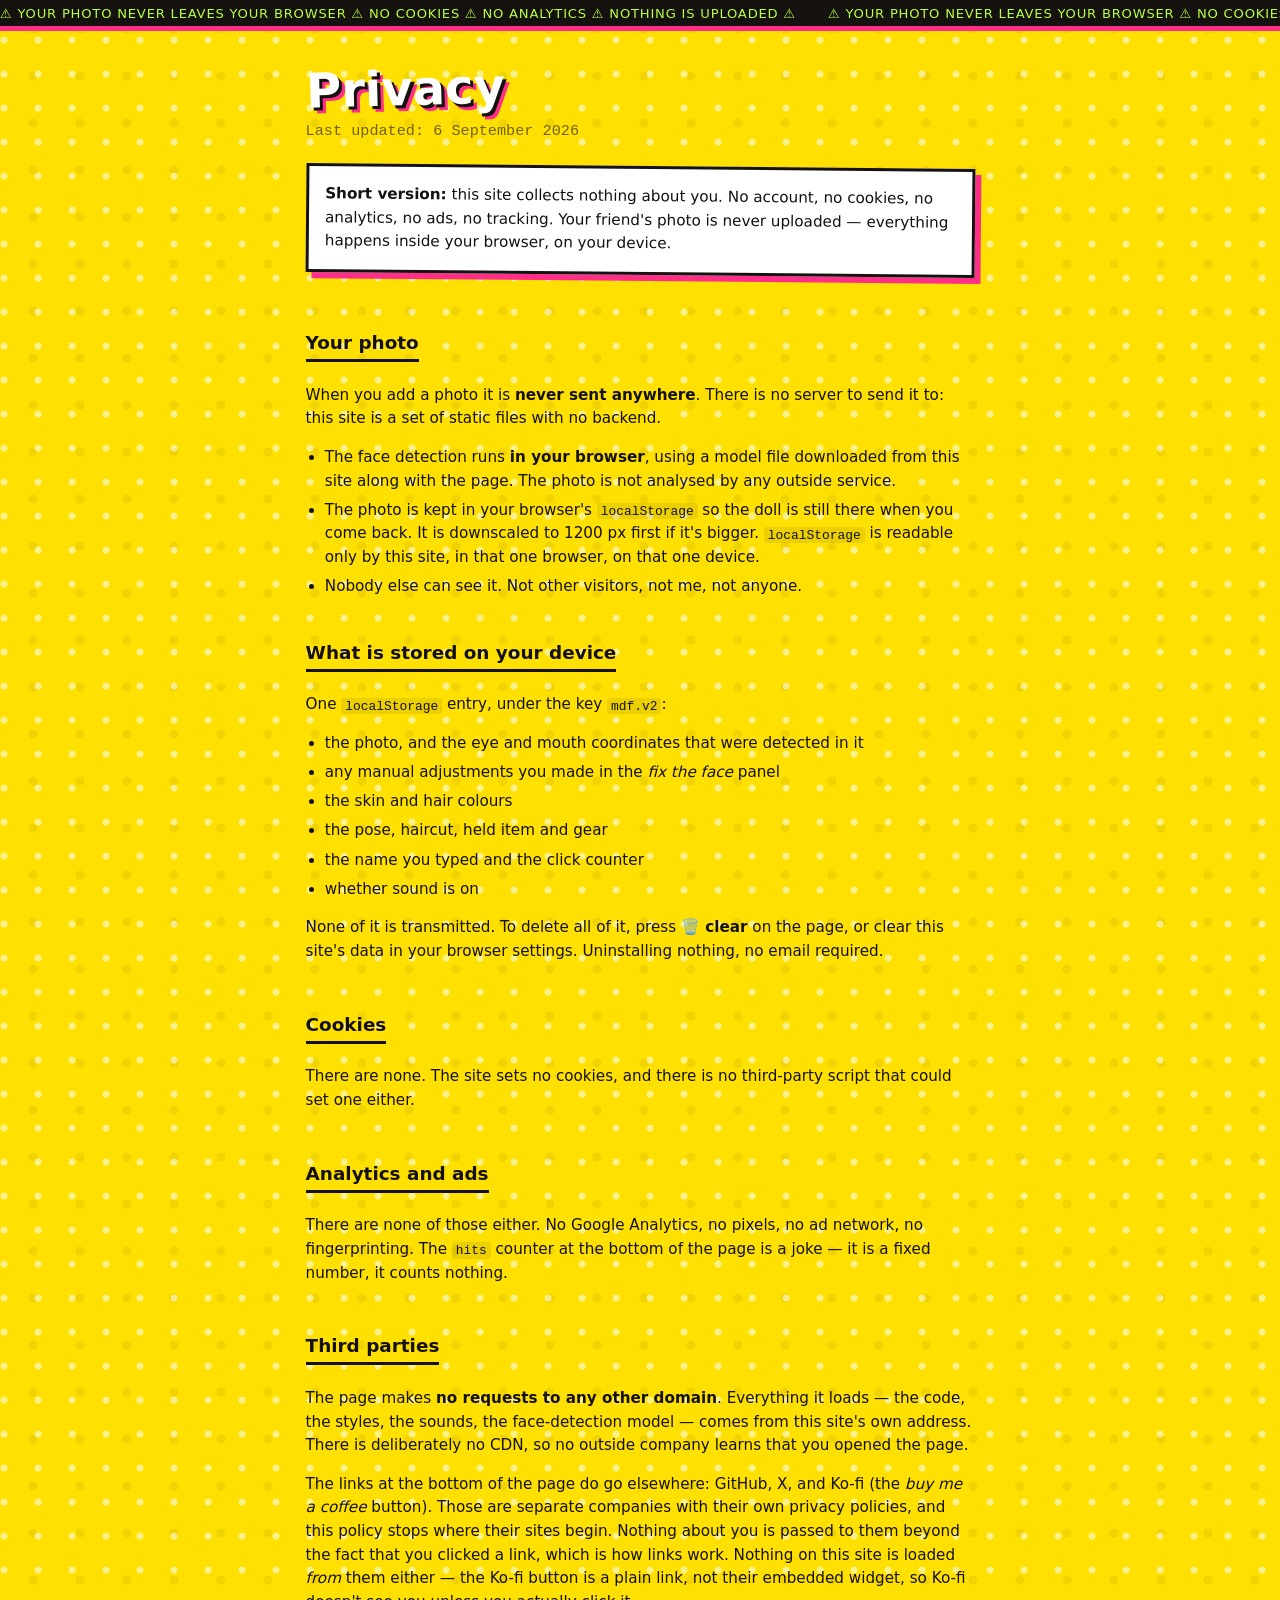
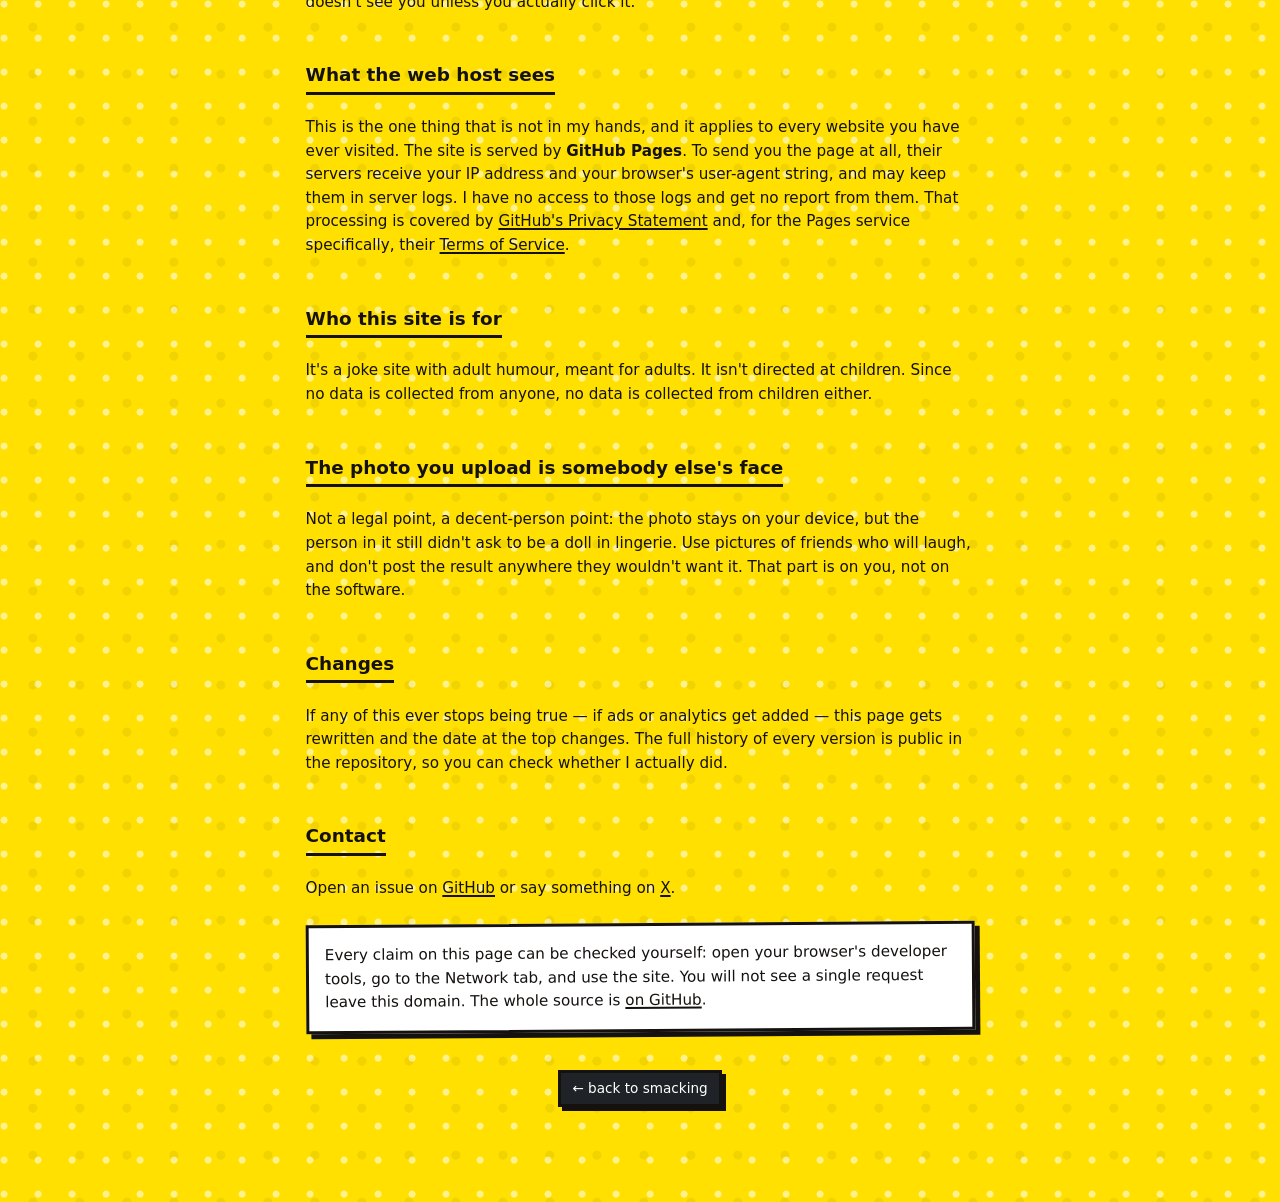
<file: privacy.html>
<!DOCTYPE html>
<html lang="en">
<head>
<meta charset="utf-8">
<meta name="viewport" content="width=device-width, initial-scale=1, viewport-fit=cover">
<title>Privacy · mydaddyfriend.lol</title>
<meta name="description" content="What mydaddyfriend.lol does with your data. Short version: nothing. Your photo never leaves your browser.">
<meta name="theme-color" content="#ffe000">
<meta name="robots" content="index, follow">
<link rel="icon" href="data:image/svg+xml,%3Csvg xmlns='http://www.w3.org/2000/svg' viewBox='0 0 32 32'%3E%3Crect width='32' height='32' fill='%23ffe000'/%3E%3Cpath d='M6 12 4 3l9 5zM26 12l2-9-9 5z' fill='%2314110f'/%3E%3Cellipse cx='16' cy='17' rx='9' ry='11' fill='%23eeb489' stroke='%2314110f' stroke-width='2'/%3E%3Cpath d='M10 15q3-3 5 0M17 15q3-3 5 0' stroke='%2314110f' stroke-width='2' fill='none' stroke-linecap='round'/%3E%3Cellipse cx='16' cy='23' rx='3.5' ry='4.5' fill='%233d0a17'/%3E%3C/svg%3E">
<link rel="stylesheet" href="styles.css?v=21">
</head>
<body>

<div class="ticker" aria-hidden="true">
  <div class="ticker__track">
    <span>⚠️ YOUR PHOTO NEVER LEAVES YOUR BROWSER ⚠️ NO COOKIES ⚠️ NO ANALYTICS ⚠️ NOTHING IS UPLOADED ⚠️ </span>
    <span>⚠️ YOUR PHOTO NEVER LEAVES YOUR BROWSER ⚠️ NO COOKIES ⚠️ NO ANALYTICS ⚠️ NOTHING IS UPLOADED ⚠️ </span>
  </div>
</div>

<main class="page">
  <h1 class="page__title">Privacy</h1>
  <p class="page__date">Last updated: 6 September 2026</p>

  <div class="page__box page__box--big">
    <p><b>Short version:</b> this site collects nothing about you. No account, no cookies,
    no analytics, no ads, no tracking. Your friend's photo is never uploaded — everything
    happens inside your browser, on your device.</p>
  </div>

  <h2>Your photo</h2>
  <p>When you add a photo it is <b>never sent anywhere</b>. There is no server to send it
  to: this site is a set of static files with no backend.</p>
  <ul>
    <li>The face detection runs <b>in your browser</b>, using a model file downloaded from
      this site along with the page. The photo is not analysed by any outside service.</li>
    <li>The photo is kept in your browser's <code>localStorage</code> so the doll is still
      there when you come back. It is downscaled to 1200 px first if it's bigger.
      <code>localStorage</code> is readable only by this site, in that one browser, on that
      one device.</li>
    <li>Nobody else can see it. Not other visitors, not me, not anyone.</li>
  </ul>

  <h2>What is stored on your device</h2>
  <p>One <code>localStorage</code> entry, under the key <code>mdf.v2</code>:</p>
  <ul>
    <li>the photo, and the eye and mouth coordinates that were detected in it</li>
    <li>any manual adjustments you made in the <i>fix the face</i> panel</li>
    <li>the skin and hair colours</li>
    <li>the pose, haircut, held item and gear</li>
    <li>the name you typed and the click counter</li>
    <li>whether sound is on</li>
  </ul>
  <p>None of it is transmitted. To delete all of it, press <b>🗑️ clear</b> on the page, or
  clear this site's data in your browser settings. Uninstalling nothing, no email required.</p>

  <h2>Cookies</h2>
  <p>There are none. The site sets no cookies, and there is no third-party script that could
  set one either.</p>

  <h2>Analytics and ads</h2>
  <p>There are none of those either. No Google Analytics, no pixels, no ad network, no
  fingerprinting. The <span class="mono">hits</span> counter at the bottom of the page is a
  joke — it is a fixed number, it counts nothing.</p>

  <h2>Third parties</h2>
  <p>The page makes <b>no requests to any other domain</b>. Everything it loads — the code,
  the styles, the sounds, the face-detection model — comes from this site's own address.
  There is deliberately no CDN, so no outside company learns that you opened the page.</p>
  <p>The links at the bottom of the page do go elsewhere: GitHub, X, and Ko-fi (the
  <i>buy me a coffee</i> button). Those are separate companies with their own privacy
  policies, and this policy stops where their sites begin. Nothing about you is passed to
  them beyond the fact that you clicked a link, which is how links work. Nothing on this
  site is loaded <i>from</i> them either — the Ko-fi button is a plain link, not their
  embedded widget, so Ko-fi doesn't see you unless you actually click it.</p>

  <h2>What the web host sees</h2>
  <p>This is the one thing that is not in my hands, and it applies to every website you have
  ever visited. The site is served by <b>GitHub Pages</b>. To send you the page at all, their
  servers receive your IP address and your browser's user-agent string, and may keep them in
  server logs. I have no access to those logs and get no report from them. That processing is
  covered by
  <a href="https://docs.github.com/site-policy/privacy-policies/github-general-privacy-statement" target="_blank" rel="noopener noreferrer">GitHub's Privacy Statement</a>
  and, for the Pages service specifically, their
  <a href="https://docs.github.com/site-policy/github-terms/github-terms-of-service" target="_blank" rel="noopener noreferrer">Terms of Service</a>.</p>

  <h2>Who this site is for</h2>
  <p>It's a joke site with adult humour, meant for adults. It isn't directed at children.
  Since no data is collected from anyone, no data is collected from children either.</p>

  <h2>The photo you upload is somebody else's face</h2>
  <p>Not a legal point, a decent-person point: the photo stays on your device, but the
  person in it still didn't ask to be a doll in lingerie. Use pictures of friends who will
  laugh, and don't post the result anywhere they wouldn't want it. That part is on you, not
  on the software.</p>

  <h2>Changes</h2>
  <p>If any of this ever stops being true — if ads or analytics get added — this page gets
  rewritten and the date at the top changes. The full history of every version is public in
  the repository, so you can check whether I actually did.</p>

  <h2>Contact</h2>
  <p>Open an issue on
  <a href="https://github.com/richardmosqu/mydaddyfriend.lol/issues" target="_blank" rel="noopener noreferrer">GitHub</a>
  or say something on
  <a href="https://x.com/Richardmosqued" target="_blank" rel="noopener noreferrer">X</a>.</p>

  <div class="page__box">
    <p>Every claim on this page can be checked yourself: open your browser's developer tools,
    go to the Network tab, and use the site. You will not see a single request leave this
    domain. The whole source is
    <a href="https://github.com/richardmosqu/mydaddyfriend.lol" target="_blank" rel="noopener noreferrer">on GitHub</a>.</p>
  </div>

  <p class="page__back"><a class="foot__link" href="./">← back to smacking</a></p>
</main>

</body>
</html>
</file>
<file: styles.css>
/* mydaddyfriend.lol — amarillo, raro, sin propósito */

:root{
  --yellow:#ffe000;
  --ink:#14110f;
  --pink:#ff2e88;
  --lime:#b8ff3d;
  --comic:"Comic Sans MS","Comic Sans","Chalkboard SE","Marker Felt",system-ui,sans-serif;
  --open:1;
  --tilt:0deg;
}

*{box-sizing:border-box}
html,body{margin:0;padding:0}

body{
  font-family:var(--comic);
  color:var(--ink);
  background:
    radial-gradient(circle at 12% 18%, rgba(255,255,255,.55) 0 3px, transparent 4px) 0 0/34px 34px,
    radial-gradient(circle at 70% 62%, rgba(0,0,0,.06) 0 4px, transparent 5px) 0 0/47px 47px,
    var(--yellow);
  min-height:100vh;
  overflow-x:hidden;
  padding-bottom:2rem;
  -webkit-tap-highlight-color:transparent;
}

/* ---------- ticker ---------- */
.ticker{
  background:var(--ink);color:var(--lime);
  border-bottom:5px solid var(--pink);
  overflow:hidden;white-space:nowrap;
  font-size:.82rem;letter-spacing:.06em;
  padding:.35rem 0;position:relative;z-index:6;
}
.ticker__track{display:inline-flex;animation:slide 34s linear infinite}
.ticker__track span{padding-right:2rem}
@keyframes slide{to{transform:translateX(-50%)}}

/* ---------- header ---------- */
.top{text-align:center;padding:1.1rem .8rem .3rem;position:relative;z-index:2}

.live{
  display:inline-flex;align-items:center;gap:.4rem;
  background:var(--ink);color:#fff;
  font-size:.7rem;letter-spacing:.18em;
  padding:.2rem .6rem;border-radius:999px;margin-bottom:.5rem;
}
.live i{width:.5rem;height:.5rem;border-radius:50%;background:#ff2d2d;animation:blink 1s steps(2) infinite}
@keyframes blink{50%{opacity:.15}}

.logo{
  margin:0;font-size:clamp(2.1rem,10vw,3.6rem);line-height:.95;
  letter-spacing:-.02em;color:#fff;
  text-shadow:3px 3px 0 var(--ink),6px 6px 0 var(--pink);
  transform:rotate(-1.5deg);animation:wobble 5s ease-in-out infinite;
}
.logo em{font-style:normal;color:var(--pink);text-shadow:3px 3px 0 var(--ink),6px 6px 0 #fff}
.logo b{font-size:.5em;color:var(--lime);text-shadow:2px 2px 0 var(--ink)}
@keyframes wobble{0%,100%{transform:rotate(-1.5deg)}50%{transform:rotate(1.5deg) scale(1.02)}}

.tagline{
  margin:.6rem auto 0;max-width:36ch;font-size:.95rem;
  background:#fff;display:inline-block;
  padding:.25rem .7rem;border:3px solid var(--ink);
  transform:rotate(.8deg);box-shadow:4px 4px 0 var(--ink);
}

/* ---------- layout ---------- */
.main{
  max-width:520px;margin:0 auto;padding:1rem 1rem 0;
  display:flex;flex-direction:column;align-items:center;
  position:relative;z-index:2;
}

/* ---------- globo de diálogo ---------- */
/* va dentro del escenario, arriba a la derecha: no reserva alto propio */
.bubble{
  position:absolute;right:-2%;top:15%;z-index:6;
  max-width:66%;pointer-events:none;
  background:#fff;
  border:4px solid var(--ink);border-radius:22px;
  padding:.5rem 1rem .6rem;
  font-size:clamp(1.05rem,5vw,1.6rem);line-height:1.05;
  text-align:center;
  box-shadow:5px 5px 0 var(--pink);
  transform:scale(0) rotate(var(--rot,-3deg));
  transform-origin:50% 110%;opacity:0;
  transition:transform .16s cubic-bezier(.2,1.7,.5,1),opacity .16s;
}
.bubble::after{content:"";position:absolute;left:22%;bottom:-20px;border:10px solid transparent;border-top-color:var(--ink)}
.bubble::before{content:"";position:absolute;left:22%;bottom:-13px;z-index:1;border:10px solid transparent;border-top-color:#fff}
.bubble.show{opacity:1;transform:scale(1) rotate(var(--rot,-3deg))}

/* ---------- escenario ---------- */
.stagewrap{width:100%;display:flex;justify-content:center;overflow-x:clip;overflow-y:visible}

.stage{
  position:relative;
  width:min(84vw,320px);
  aspect-ratio:360/764;
  margin:.2rem auto 0;
  --tilt:0deg;
  /* estos tres los pisa el JS con los colores de la foto */
  --skin-body:#e8b189;
  --skin-shade:#c88a61;
  --hair:#2c1c15;
  --hair-hi:#4d3327;
}
.sunburst{
  position:absolute;left:50%;top:34%;width:200%;aspect-ratio:1;
  transform:translate(-50%,-50%);
  background:repeating-conic-gradient(from 0deg,rgba(255,255,255,.6) 0deg 9deg,transparent 9deg 18deg);
  border-radius:50%;animation:spin 44s linear infinite;z-index:0;
  -webkit-mask-image:radial-gradient(circle,#000 30%,transparent 72%);
  mask-image:radial-gradient(circle,#000 30%,transparent 72%);
}
@keyframes spin{to{transform:translate(-50%,-50%) rotate(360deg)}}

/* El aura: crece y se enciende con el rango. Es lo que hace que un muñeco de nivel
   alto se vea distinto de uno recién hecho antes de leer un solo número.
   Lleva su propio color, no el del texto: sobre el amarillo del fondo, el dorado de
   LEGEND e IMMORTAL desaparece. Esos dos se resuelven cambiando el fondo. */
.aura{
  position:absolute;left:50%;top:36%;width:0;aspect-ratio:1;
  transform:translate(-50%,-50%);border-radius:50%;
  background:radial-gradient(circle,var(--aura,#fff) 0%,transparent 68%);
  opacity:0;z-index:0;pointer-events:none;
  transition:width .6s ease,opacity .6s ease;
}
.stage[data-rank="good"]   .aura{--aura:#4ec24e;width:62%;opacity:.16}
.stage[data-rank="sub"]    .aura{--aura:#0fb6ff;width:78%;opacity:.24}
.stage[data-rank="brat"]   .aura{--aura:#8a1fff;width:88%;opacity:.30}
.stage[data-rank="pain"]   .aura{--aura:#ff1f1f;width:96%;opacity:.34}
.stage[data-rank="fav"]    .aura{--aura:#ff0f78;width:104%;opacity:.40;animation:auraBeat 2.4s ease-in-out infinite}
.stage[data-rank="legend"] .aura{--aura:#ffffff;width:112%;opacity:.66;animation:auraBeat 1.8s ease-in-out infinite}
.stage[data-rank="god"]    .aura{--aura:#140f0a;width:128%;opacity:.58;animation:auraBeat 1.1s ease-in-out infinite}
@keyframes auraBeat{0%,100%{transform:translate(-50%,-50%) scale(1)}50%{transform:translate(-50%,-50%) scale(1.09)}}

/* El sol de fondo acelera con el rango, y en los dos últimos cambia de color: es lo
   único que hace que un muñeco de nivel 100 se vea en OTRO escenario, no en el mismo
   con un número más alto. */
.stage[data-rank="pain"]   .sunburst{animation-duration:30s}
.stage[data-rank="fav"]    .sunburst{animation-duration:22s}
.stage[data-rank="legend"] .sunburst{
  animation-duration:15s;
  background:repeating-conic-gradient(from 0deg,rgba(255,255,255,.96) 0deg 9deg,transparent 9deg 18deg);
}
.stage[data-rank="god"] .sunburst{
  animation-duration:8s;
  background:repeating-conic-gradient(from 0deg,rgba(16,12,8,.72) 0deg 7deg,rgba(255,200,0,.5) 7deg 9deg,transparent 9deg 18deg);
}

/* ---------- cartel de nombre estilo videojuego ---------- */
.nametag{
  position:absolute;left:0;right:0;top:0;height:8%;
  display:flex;flex-direction:column;align-items:center;justify-content:flex-end;
  gap:.28rem;z-index:4;
}
.nametag__row{display:flex;align-items:center;gap:.3rem}
.nametag__lvl{
  font-size:.6rem;letter-spacing:.05em;color:#0e0e12;
  background:var(--rank,var(--lime));border:2px solid #0e0e12;border-radius:4px;
  padding:.02rem .25rem;line-height:1.25;
  transition:background .3s;
}
.nametag__input{
  font:inherit;font-size:clamp(1rem,4.4vw,1.45rem);line-height:1.1;
  text-transform:uppercase;text-align:center;
  border:0;background:transparent;outline:0;padding:0;
  color:#fff;width:min(58vw,11ch);cursor:text;
  -webkit-text-stroke:3px #0e0e12;
  paint-order:stroke fill;
  text-shadow:0 2px 0 #0e0e12,2px 0 0 #0e0e12,-2px 0 0 #0e0e12,0 -2px 0 #0e0e12,0 4px 7px rgba(0,0,0,.35);
}
.nametag__input::placeholder{color:#fff;opacity:.85;font-size:.6em;letter-spacing:.05em}
.nametag__input:placeholder-shown{border-bottom:2px dashed rgba(0,0,0,.5)}
.nametag__input:focus{border-bottom:2px solid var(--pink)}
.nametag__pen{font-size:.8rem;opacity:.3;transition:opacity .2s}
.nametag__input:placeholder-shown+.nametag__pen{opacity:1;animation:nudge 1.6s ease-in-out infinite}
@keyframes nudge{0%,100%{transform:translateY(0)}50%{transform:translateY(-3px) rotate(-12deg)}}
.nametag__bar{
  width:30%;height:8px;background:rgba(0,0,0,.35);
  border:2px solid #0e0e12;border-radius:5px;overflow:hidden;
}
.nametag__bar i{display:block;height:100%;width:0;background:linear-gradient(90deg,var(--pink),var(--rank,#ffd93d));transition:width .25s}

.nametag__rank{
  font-size:.62rem;letter-spacing:.14em;line-height:1;
  color:var(--rank,#fff);
  -webkit-text-stroke:2.5px #0e0e12;paint-order:stroke fill;
  text-shadow:0 2px 0 #0e0e12,0 3px 6px rgba(0,0,0,.4);
  transition:color .3s;
}
/* de acá para arriba el rango late: es la señal de que ya no es un muñeco cualquiera */
.stage[data-rank="fav"] .nametag__rank,
.stage[data-rank="legend"] .nametag__rank{animation:rankPulse 1.6s ease-in-out infinite}
.stage[data-rank="god"] .nametag__rank{animation:rankPulse .9s ease-in-out infinite}
@keyframes rankPulse{0%,100%{transform:scale(1)}50%{transform:scale(1.13)}}

/* ---------- el personaje ---------- */
.guy{
  position:absolute;inset:0;
  border:0;padding:0;margin:0;background:none;
  cursor:pointer;touch-action:manipulation;z-index:1;
  transform:rotate(var(--tilt));
  animation:idle 4.5s ease-in-out infinite;
}
.guy:focus-visible{outline:4px dashed var(--ink);outline-offset:6px;border-radius:14px}
@keyframes idle{0%,100%{transform:translateY(0) rotate(-.4deg)}50%{transform:translateY(-6px) rotate(.4deg)}}

.avatar{position:absolute;inset:0;width:100%;height:100%;overflow:visible}
.avatar--front{pointer-events:none;z-index:3}

.ground{fill:rgba(0,0,0,.15)}
.skin{fill:var(--skin-body);stroke:#1a1114;stroke-width:5;stroke-linejoin:round}
.skin-soft{fill:var(--skin-body)}
.shade{fill:var(--skin-shade);opacity:.4}
.ear{fill:var(--skin-body);stroke:#1a1114;stroke-width:5}
.ink{fill:none;stroke:#1a1114;stroke-linecap:round;stroke-width:30}
.limb{fill:none;stroke:var(--skin-body);stroke-linecap:round;stroke-width:22}
.ink-thin{fill:none;stroke:#1a1114;stroke-width:4;stroke-linecap:round;opacity:.45}

.hair{fill:var(--hair)}
.hair-hi{fill:var(--hair-hi);opacity:.5}
.band{fill:none;stroke:#141118;stroke-width:9;stroke-linecap:round}
.ear-cat{fill:#141118;stroke:#141118;stroke-width:10;stroke-linejoin:round}
.ear-in{fill:#ff6f9c;opacity:.8}

.strap{fill:none;stroke:#141118;stroke-width:7;stroke-linecap:round}
.lace{fill:url(#lace);stroke:#141118;stroke-width:3;stroke-linejoin:round}
.choker{fill:#141118}
.ring{fill:none;stroke:#cfcfda;stroke-width:3.5}
.stocking{fill:none;stroke:url(#stockg);stroke-linecap:round;opacity:.93}
.stocking-band{fill:none;stroke:#4b4b59;stroke-linecap:butt}
.stocking-foot{fill:#17171d;opacity:.9}
.handle{fill:#141118}
.handle-tip{fill:#9a9aa6}
.grip{fill:#2b2b36}
.lash{fill:none;stroke:#17111a;stroke-linecap:round}
.lash--1{stroke-width:9}
.lash--2{stroke-width:6}
.lash--3{stroke-width:3}

/* el látigo pivotea desde el hombro; el viewBox arranca en y=-84, por eso el +84 */
.whip{transform-box:view-box;transform-origin:221px 310px}
.is-moan .whip{animation:crack .42s ease-out}
@keyframes crack{
  0%{transform:rotate(0)}
  28%{transform:rotate(-22deg)}
  56%{transform:rotate(11deg)}
  100%{transform:rotate(0)}
}

/* ---------- la cara recortada ---------- */
.head{position:absolute;z-index:2}

/* ---------- poses ---------- */
.pose{display:none}
.stage[data-pose="stand"] .pose[data-pose="stand"],
.stage[data-pose="kneel"] .pose[data-pose="kneel"],
.stage[data-pose="lying"] .pose[data-pose="lying"]{display:block}

/* la caja de la cara sigue a la cabeza de cada pose */
.stage[data-pose="stand"] .head{left:28.222%;top:16.963%;width:43.556%;height:20.524%}
.stage[data-pose="kneel"] .head{left:28.222%;top:21.152%;width:43.556%;height:20.524%}
.stage[data-pose="lying"] .head{left:28.222%;top:20.366%;width:43.556%;height:20.524%}

.hairfill{fill:var(--hair)}
.hairhi{fill:var(--hair-hi);opacity:.5}

/* peinado: largo, corto o pelado */
.hairback,.hairfront{display:none}
.stage[data-hair="long"] .hairback--long,
.stage[data-hair="long"] .hairfront--long,
.stage[data-hair="short"] .hairback--short,
.stage[data-hair="short"] .hairfront--short{display:block}

/* ---------- accesorios ---------- */
.acc{display:none}
.stage.gear-collar .a-collar,
.stage.gear-cuffs  .a-cuffs,
.stage.gear-rope   .a-rope{display:block}

.item{display:none}
.stage[data-item="whip"] .item--whip,
.stage[data-item="paddle"] .item--paddle,
.stage[data-item="flogger"] .item--flogger{display:block}

.headacc{position:absolute;inset:0;z-index:3;pointer-events:none}
.hacc{position:absolute;display:none;transform:translate(-50%,-50%)}
.hacc svg{width:100%;height:100%;display:block;overflow:visible}
.stage.gear-blind .hacc--blind,
.stage.gear-gag   .hacc--gag{display:block}
/* silueta de cara con el borde difuminado: se recorta la cara, no una pelota */
.face{
  position:absolute;inset:0;overflow:hidden;
  --facemask:url("data:image/svg+xml,%3Csvg xmlns='http://www.w3.org/2000/svg' viewBox='0 0 100 100' preserveAspectRatio='none'%3E%3Cdefs%3E%3Cfilter id='b'%3E%3CfeGaussianBlur stdDeviation='2.4'/%3E%3C/filter%3E%3C/defs%3E%3Cpath d='M50 5 C70 5 83 20 83 43 C83 57 81 68 75 78 C68 90 59 95 50 95 C41 95 32 90 25 78 C19 68 17 57 17 43 C17 20 30 5 50 5 Z' fill='%23ffffff' filter='url(%23b)'/%3E%3C/svg%3E");
  -webkit-mask-image:var(--facemask);mask-image:var(--facemask);
  -webkit-mask-size:100% 100%;mask-size:100% 100%;
  -webkit-mask-repeat:no-repeat;mask-repeat:no-repeat;
}
.face canvas{width:100%;height:100%;display:block}

.head__empty{
  position:absolute;inset:0;
  display:flex;flex-direction:column;align-items:center;justify-content:center;
  gap:.1rem;color:#7a604c;pointer-events:none;
}
.head__ring{
  position:absolute;left:14%;right:14%;top:5%;bottom:5%;
  border:4px dashed rgba(0,0,0,.35);
  border-radius:50% 50% 46% 46%/56% 56% 44% 44%;
}
.head__plus{font-size:1.9rem;line-height:1;opacity:.75}
.head__hint{font-size:.68rem;text-align:center;line-height:1.1;opacity:.8}
.has-face .head__empty{display:none}

/* ---------- expresión ---------- */
.fx{
  position:absolute;inset:0;opacity:0;
  transition:opacity .22s ease .06s;
  --skin:#f0cba8;--skin-l:var(--skin);--skin-r:var(--skin);--skin-m:var(--skin);
  --skin-dark:#b98f6b;
}
.is-moan .fx,.is-preview .fx{opacity:1;transition-duration:.05s;transition-delay:0s}

/* los parches de piel se difuminan en los bordes para que no se note el pegote */
#eyeL .s1,#eyeL .s0{stop-color:var(--skin-l)}
#eyeR .s1,#eyeR .s0{stop-color:var(--skin-r)}
#mouth .s1,#mouth .s0{stop-color:var(--skin-m)}
.s0{stop-opacity:0}
.d1{stop-color:var(--skin-dark);stop-opacity:.26}
.d0{stop-color:var(--skin-dark);stop-opacity:0}

.lid,.mouth{position:absolute;transform:translate(-50%,-50%)}
.lid svg,.mouth svg{width:100%;height:100%;display:block;overflow:visible}
.mouth{transform:translate(-50%,-50%) scaleY(.25);transition:transform .1s ease}
.is-moan .mouth,.is-preview .mouth{transform:translate(-50%,-50%) scaleY(var(--open))}

.blush{
  position:absolute;width:28%;height:13%;border-radius:50%;
  background:radial-gradient(ellipse,rgba(255,70,125,.5),rgba(255,70,125,0) 70%);
  mix-blend-mode:multiply;top:55%;
}
.blush--l{left:9%}
.blush--r{right:9%}
.drop{position:absolute;right:2%;top:22%;font-size:1.1rem;filter:drop-shadow(0 0 2px rgba(255,255,255,.9))}
.is-moan .drop{animation:dropfall .8s ease-out}
@keyframes dropfall{0%{transform:translateY(-6px) scale(.4);opacity:0}30%{opacity:1}100%{transform:translateY(26px) scale(1);opacity:0}}

.is-moan .guy{animation:moanShake .42s ease-out}
@keyframes moanShake{
  0%{transform:rotate(var(--tilt)) scale(1)}
  25%{transform:rotate(calc(var(--tilt) - 3deg)) scale(1.04,.97)}
  55%{transform:rotate(calc(var(--tilt) + 4deg)) scale(.97,1.04)}
  80%{transform:rotate(var(--tilt)) scale(1.02,.99)}
  100%{transform:rotate(var(--tilt)) scale(1)}
}
.is-moan .head{animation:headPop .42s ease-out}
@keyframes headPop{0%{transform:scale(1)}40%{transform:scale(1.07) translateY(-3px)}100%{transform:scale(1)}}

/* ---------- partículas ---------- */
/* ---------- subir de nivel ---------- */
.levelup{
  position:absolute;left:50%;top:56%;z-index:8;
  transform:translate(-50%,-50%) scale(.4);
  display:flex;flex-direction:column;align-items:center;gap:.1rem;
  pointer-events:none;opacity:0;text-align:center;width:max-content;max-width:96%;
}
.levelup b{
  font-size:.72rem;letter-spacing:.22em;color:#0e0e12;
  background:var(--rank,var(--lime));border:3px solid var(--ink);
  padding:.08rem .5rem;box-shadow:3px 3px 0 var(--ink);
}
.levelup span{
  font-size:clamp(1.5rem,7.5vw,2.4rem);line-height:1;color:#fff;
  -webkit-text-stroke:5px var(--ink);paint-order:stroke fill;
  text-shadow:0 4px 0 var(--ink),0 7px 14px rgba(0,0,0,.45);
}
.levelup.show{animation:lvlPop 1.4s cubic-bezier(.2,1.6,.4,1) forwards}
.levelup--rank.show{animation:lvlPop 2.2s cubic-bezier(.2,1.6,.4,1) forwards}
.levelup--rank span{font-size:clamp(1.15rem,5.6vw,1.9rem)}
@keyframes lvlPop{
  0%{opacity:0;transform:translate(-50%,-50%) scale(.4) rotate(-8deg)}
  14%{opacity:1;transform:translate(-50%,-58%) scale(1.14) rotate(2deg)}
  26%{transform:translate(-50%,-56%) scale(1) rotate(0)}
  78%{opacity:1;transform:translate(-50%,-62%) scale(1)}
  100%{opacity:0;transform:translate(-50%,-78%) scale(.94)}
}

/* el sacudón del escenario */
.stage.is-levelup .guy{animation:lvlShake .62s ease-out}
@keyframes lvlShake{
  0%{transform:translate(0,0) rotate(0) scale(1)}
  12%{transform:translate(0,-14px) rotate(-3deg) scale(1.06)}
  28%{transform:translate(0,3px) rotate(2.4deg) scale(.98)}
  46%{transform:translate(0,-7px) rotate(-1.6deg) scale(1.03)}
  68%{transform:translate(0,1px) rotate(.8deg) scale(1)}
  100%{transform:translate(0,0) rotate(0) scale(1)}
}
/* un fogonazo del color del rango sobre todo el escenario */
.stage.is-levelup::after{
  content:"";position:absolute;inset:0;z-index:7;pointer-events:none;
  background:radial-gradient(circle at 50% 36%,transparent 0%,transparent 34%,var(--rank,#fff) 78%);
  animation:lvlFlash .45s ease-out forwards;
}
@keyframes lvlFlash{0%{opacity:.7}100%{opacity:0}}

.conf{
  position:absolute;width:11px;height:15px;border-radius:2px;
  animation:confFly 1.25s cubic-bezier(.15,.7,.4,1) forwards;
}
@keyframes confFly{
  0%{opacity:0;transform:translate(0,0) rotate(0) scale(.4)}
  10%{opacity:1}
  100%{opacity:0;transform:translate(var(--px),var(--py)) rotate(var(--pr)) scale(1)}
}

.particles{position:absolute;inset:0;pointer-events:none;z-index:5;overflow:visible}
.particles span{position:absolute;font-size:1.4rem;animation:pop 1s ease-out forwards}
@keyframes pop{
  0%{transform:translate(0,0) scale(.2) rotate(0);opacity:0}
  20%{opacity:1}
  100%{transform:translate(var(--px,0),var(--py,-90px)) scale(1.25) rotate(var(--pr,20deg));opacity:0}
}

/* ---------- contador ---------- */
.counter{
  display:inline-flex;align-items:center;gap:.5rem;
  background:var(--ink);color:var(--lime);
  border:4px solid var(--ink);box-shadow:5px 5px 0 var(--pink);
  padding:.25rem .7rem;margin:.9rem 0 .2rem;
  font-size:.85rem;letter-spacing:.14em;transform:rotate(1deg);
}
.nextrank{
  margin:.35rem 0 0;text-align:center;
  font-size:.72rem;letter-spacing:.06em;color:#6b5f4c;
}
.nextrank b{color:var(--ink)}

.counter b{
  background:#0a0a0a;color:#ff3ba7;
  font-family:ui-monospace,"Courier New",monospace;font-size:1.05rem;
  padding:.05rem .35rem;border:2px inset #555;letter-spacing:.1em;
}

/* ---------- botones ---------- */
.controls{display:flex;flex-wrap:wrap;gap:.5rem;justify-content:center;margin:.8rem 0 .3rem}
.btn{
  font:inherit;font-size:1rem;cursor:pointer;
  background:#fff;color:var(--ink);
  border:4px solid var(--ink);box-shadow:4px 4px 0 var(--ink);
  padding:.42rem .8rem;transition:transform .08s,box-shadow .08s;
}
.btn:hover{transform:translate(-1px,-1px);box-shadow:5px 5px 0 var(--ink)}
.btn:active{transform:translate(4px,4px);box-shadow:0 0 0 var(--ink)}
.btn--main{background:var(--pink);color:#fff;font-size:1.12rem}
.btn--ghost{background:transparent;box-shadow:3px 3px 0 var(--ink);font-size:.9rem}
.btn[aria-pressed="false"]{opacity:.55;text-decoration:line-through}

/* ---------- cajón de personalización ---------- */
.wardrobe{width:100%;display:flex;flex-direction:column;align-items:center;gap:.55rem}
.wardrobe[hidden]{display:none}
.wardrobe__extra{display:flex;gap:.5rem;flex-wrap:wrap;justify-content:center}

/* ---------- selector de pose, objeto y accesorios ---------- */
.picker{
  display:flex;flex-direction:column;gap:.35rem;
  margin:.8rem 0 0;padding:.5rem .7rem .55rem;
  background:#fff;border:4px solid var(--ink);box-shadow:5px 5px 0 var(--ink);
  transform:rotate(.4deg);max-width:100%;
}
.picker__row{display:flex;align-items:center;gap:.4rem}
.picker__label{font-size:.6rem;letter-spacing:.12em;width:3.1rem;text-align:right;opacity:.65;flex:0 0 auto}
.chips{display:flex;gap:.25rem;flex-wrap:wrap}
.chip{
  font:inherit;font-size:.72rem;cursor:pointer;
  background:#f2efe8;color:var(--ink);
  border:2px solid var(--ink);border-radius:999px;
  padding:.16rem .5rem;line-height:1.3;
  transition:transform .08s;
}
.chip:hover{transform:translateY(-1px)}
.chip[aria-pressed="true"]{background:var(--pink);color:#fff;box-shadow:0 0 0 2px var(--lime) inset}
@media (max-width:420px){
  .chip{font-size:.66rem;padding:.14rem .4rem}
  .picker__label{width:2.6rem;font-size:.55rem}
}

/* ---------- cajón de personalización ---------- */
.wardrobe{width:100%;display:flex;flex-direction:column;align-items:center;gap:.55rem}
.wardrobe[hidden]{display:none}
.wardrobe__extra{display:flex;gap:.5rem;flex-wrap:wrap;justify-content:center}

/* ---------- selector de pose, objeto y accesorios ---------- */
.picker{
  display:flex;flex-direction:column;gap:.35rem;
  margin:.8rem 0 0;padding:.5rem .7rem .55rem;
  background:#fff;border:4px solid var(--ink);box-shadow:5px 5px 0 var(--ink);
  transform:rotate(.4deg);max-width:100%;
}
.picker__row{display:flex;align-items:center;gap:.4rem}
.picker__label{font-size:.6rem;letter-spacing:.12em;width:3.1rem;text-align:right;opacity:.65;flex:0 0 auto}
.chips{display:flex;gap:.25rem;flex-wrap:wrap}
.chip{
  font:inherit;font-size:.72rem;cursor:pointer;
  background:#f2efe8;color:var(--ink);
  border:2px solid var(--ink);border-radius:999px;
  padding:.16rem .5rem;line-height:1.3;
  transition:transform .08s;
}
.chip:hover{transform:translateY(-1px)}
.chip[aria-pressed="true"]{background:var(--pink);color:#fff;box-shadow:0 0 0 2px var(--lime) inset}
@media (max-width:420px){
  .chip{font-size:.66rem;padding:.14rem .4rem}
  .picker__label{width:2.6rem;font-size:.55rem}
}

/* ---------- paleta de piel y pelo ---------- */
.customizer{
  display:flex;flex-direction:column;align-items:center;gap:.35rem;
  margin:.7rem 0 .1rem;padding:.5rem .7rem .55rem;
  background:#fff;border:4px solid var(--ink);box-shadow:5px 5px 0 var(--ink);
  transform:rotate(-.5deg);max-width:100%;
}
.customizer__row{display:flex;align-items:center;gap:.4rem;justify-content:center}
.customizer__label{font-size:.6rem;letter-spacing:.12em;width:2.3rem;text-align:right;opacity:.65}
.swatches{display:flex;gap:.22rem}
.swatch{
  width:19px;height:19px;padding:0;border-radius:50%;
  border:2px solid var(--ink);cursor:pointer;flex:0 0 auto;
  transition:transform .08s;
}
.swatch:hover{transform:scale(1.18)}
.swatch[aria-pressed="true"]{outline:3px solid var(--pink);outline-offset:2px}
.swatch--custom{
  width:21px;height:21px;background:none;overflow:hidden;
  -webkit-appearance:none;appearance:none;
}
.swatch--custom::-webkit-color-swatch-wrapper{padding:0}
.swatch--custom::-webkit-color-swatch{border:0;border-radius:50%}
.swatch--custom::-moz-color-swatch{border:0;border-radius:50%}
.customizer__auto{
  font:inherit;font-size:.7rem;cursor:pointer;
  background:none;border:0;text-decoration:underline;color:#6b5f4c;padding:.1rem;
}
.customizer__auto:hover{color:var(--pink)}
@media (max-width:420px){
  .swatch{width:16px;height:16px}
  .swatch--custom{width:18px;height:18px}
  .swatches{gap:.16rem}
}

.status{margin:.35rem 0 0;min-height:1.4em;font-size:.86rem;text-align:center;color:#6b5f4c}
.status.err{color:#b3001b;font-weight:700}
.status.busy::after{content:" ⏳"}

/* ---------- panel de ajustes ---------- */
.panel{
  width:100%;margin:.9rem 0 0;
  border:3px solid var(--ink);background:#d8d4cc;
  box-shadow:7px 7px 0 var(--ink);transform:rotate(-.6deg);
}
.panel__bar{
  display:flex;align-items:center;justify-content:space-between;
  background:linear-gradient(90deg,var(--pink),#7a1fff);
  color:#fff;font-size:.85rem;padding:.25rem .3rem .25rem .55rem;
}
.panel__x{
  font:inherit;cursor:pointer;background:#d8d4cc;color:var(--ink);
  border:2px outset #fff;width:1.5rem;height:1.4rem;line-height:1;padding:0;
}
.panel__body{padding:.7rem}
.panel__note{margin:0 0 .6rem;font-size:.8rem;color:#4b463d}
.panel__h{
  margin:.9rem 0 .35rem;font-size:.72rem;letter-spacing:.16em;text-transform:uppercase;
  color:#4b463d;border-bottom:2px solid #b4afa6;padding-bottom:.15rem;
}
.panel__body>.panel__h:first-child{margin-top:0}
.voicerow{display:flex;gap:.5rem;align-items:center;flex-wrap:wrap}
.voicerow select{font:inherit;font-size:.8rem;flex:1 1 12rem;min-width:0;padding:.2rem;border:2px inset #fff}
.grid{display:grid;grid-template-columns:1fr 1fr;gap:.5rem .8rem}
.grid label{display:flex;flex-direction:column;gap:.15rem;font-size:.78rem}
.grid input[type=range]{width:100%;accent-color:var(--pink)}
@media (max-width:420px){.grid{grid-template-columns:1fr}}

/* ---------- money rain ---------- */
.btn--money{
  background:linear-gradient(180deg,#ffe14d,#2fbf5f);
  color:#0d2b16;font-size:1.15rem;letter-spacing:.04em;
  margin:.5rem 0 .1rem;
  box-shadow:5px 5px 0 var(--ink);
  animation:moneyPulse 2.2s ease-in-out infinite;
}
.btn--money:disabled{filter:grayscale(.5) brightness(1.05);cursor:default;animation:none}
@keyframes moneyPulse{0%,100%{transform:rotate(-1deg) scale(1)}50%{transform:rotate(1deg) scale(1.04)}}

.money{
  position:fixed;inset:0;pointer-events:none;z-index:9000;overflow:hidden;
  /* la cámara sos vos: el punto de fuga está donde está el personaje */
  perspective:1000px;
  perspective-origin:50% 40%;
}
/* El billete sale de frente, desde tu lado de la pantalla, y se aleja hacia ella.
   Se anima translateZ de verdad, no una escala falsa: por eso los que salen del
   centro se abren hacia los bordes cuando están cerca tuyo, como pasa de verdad. */
.money i{
  position:absolute;left:50%;top:50%;
  width:88px;height:42px;margin:-21px 0 0 -44px;
  background:url("data:image/svg+xml,%3Csvg xmlns='http://www.w3.org/2000/svg' viewBox='0 0 92 44'%3E%3Crect x='1.5' y='1.5' width='89' height='41' rx='3' fill='%2386c98a' stroke='%23245c30' stroke-width='2.5'/%3E%3Crect x='6' y='6' width='80' height='32' rx='2' fill='none' stroke='%23245c30' stroke-width='1.3' opacity='.65'/%3E%3Ccircle cx='46' cy='22' r='11.5' fill='%23d8eed2' stroke='%23245c30' stroke-width='1.6'/%3E%3Ctext x='46' y='27.5' font-family='Georgia,serif' font-size='15' font-weight='700' fill='%23245c30' text-anchor='middle'%3E$%3C/text%3E%3Ctext x='16' y='15' font-family='Georgia,serif' font-size='8.5' font-weight='700' fill='%23245c30' text-anchor='middle'%3E100%3C/text%3E%3Ctext x='76' y='36' font-family='Georgia,serif' font-size='8.5' font-weight='700' fill='%23245c30' text-anchor='middle'%3E100%3C/text%3E%3C/svg%3E") center/contain no-repeat;
  filter:drop-shadow(0 4px 6px rgba(0,0,0,.3));
  transform-style:preserve-3d;
  animation:throwIn cubic-bezier(.55,.06,.68,.5) forwards;
}
@keyframes throwIn{
  0%{
    transform:translate3d(var(--x),var(--y),640px) rotate3d(1,.6,.35,var(--r0));
    opacity:0;
  }
  12%{opacity:.92}
  30%{opacity:1}
  85%{opacity:1}
  100%{
    transform:translate3d(var(--x),calc(var(--y) + var(--drop)),-780px) rotate3d(1,.6,.35,var(--r1));
    opacity:0;
  }
}

/* El baile va después de moanShake a propósito: si le pegás mientras baila, el baile
   no se corta. El pivote está a la altura de los pies, así el balanceo mueve la
   cadera en vez de hacer saltar todo el cuerpo. Dos ritmos superpuestos (cuerpo a
   2 s = un compás, cabeza a 1 s) es lo que lo hace ver bailado y no mecánico. */
.stage.is-dancing .guy{
  transform-origin:50% 93%;
  animation:sway 2s ease-in-out infinite;
}
@keyframes sway{
  0%{transform:rotate(-6deg) translateX(-7px) scale(1,1)}
  25%{transform:rotate(0deg) translateX(0) scale(1.035,.965)}
  50%{transform:rotate(6deg) translateX(7px) scale(1,1)}
  75%{transform:rotate(0deg) translateX(0) scale(.965,1.035)}
  100%{transform:rotate(-6deg) translateX(-7px) scale(1,1)}
}
/* la cabeza va con retraso: sin eso el muñeco se mueve de una pieza */
.stage.is-dancing .head{animation:headRoll 2s ease-in-out infinite -.45s}
@keyframes headRoll{
  0%{transform:rotate(5deg) translateY(0)}
  25%{transform:rotate(0deg) translateY(-4px)}
  50%{transform:rotate(-5deg) translateY(0)}
  75%{transform:rotate(0deg) translateY(-4px)}
  100%{transform:rotate(5deg) translateY(0)}
}
.stage.is-dancing .whip{animation:whipSway 2s ease-in-out infinite -.2s}
@keyframes whipSway{
  0%{transform:rotate(9deg)}
  50%{transform:rotate(-11deg)}
  100%{transform:rotate(9deg)}
}

/* Escondido a la vista pero presente en el layout: con display:none —que es lo que
   pone el atributo hidden— Safari y iOS se niegan a abrir el selector de archivos. */
.offscreen{
  position:absolute;width:1px;height:1px;
  margin:-1px;padding:0;border:0;
  clip:rect(0 0 0 0);clip-path:inset(50%);
  overflow:hidden;white-space:nowrap;
}

/* ---------- cursor látigo ---------- */
.whipcursor{
  position:fixed;left:0;top:0;width:74px;height:74px;
  z-index:9999;pointer-events:none;
  transform:translate3d(-300px,-300px,0);
  opacity:0;transition:opacity .12s;
}
.whipcursor.on{opacity:1}
.whipcursor svg{width:100%;height:100%;display:block;overflow:visible}
.wc__grip,.wc__knob{fill:#141118}
.wc__knob{fill:#9a9aa6}
.wc__lash{fill:none;stroke:#141118;stroke-linecap:round;filter:drop-shadow(0 1px 1px rgba(255,255,255,.55))}
.wc__lash--1{stroke-width:6}
.wc__lash--2{stroke-width:3}
.wc__whip{transform-box:view-box;transform-origin:12px 12px}
.wc__hit{opacity:0;transform-box:view-box;transform-origin:70px 78px}
.wc__hit path{fill:none;stroke:#ff2e88;stroke-width:5;stroke-linecap:round}
.wc__hit text{
  font-family:var(--comic);font-size:21px;font-weight:700;
  fill:#fff;stroke:#141118;stroke-width:5;paint-order:stroke fill;
}
/* el cursor del sistema se esconde, pero vuelve sobre los controles para no marear */
body.has-whip{cursor:none}
body.has-whip input,body.has-whip select,body.has-whip textarea{cursor:auto}

.whipcursor.is-crack .wc__whip{animation:wcCrack .34s ease-out}
.whipcursor.is-crack .wc__hit{animation:wcHit .42s ease-out}
@keyframes wcCrack{
  0%{transform:rotate(0)}
  22%{transform:rotate(-34deg)}
  52%{transform:rotate(20deg)}
  100%{transform:rotate(0)}
}
@keyframes wcHit{
  0%{opacity:0;transform:scale(.35) rotate(-8deg)}
  25%{opacity:1;transform:scale(1.05) rotate(2deg)}
  100%{opacity:0;transform:scale(1.6) rotate(8deg)}
}

/* ---------- flotantes raros ---------- */
.floaters{position:fixed;inset:0;pointer-events:none;z-index:0;overflow:hidden}
.floaters span{position:absolute;opacity:.7;animation:drift linear infinite}
@keyframes drift{from{transform:translateY(110vh) rotate(0)}to{transform:translateY(-20vh) rotate(360deg)}}

/* ---------- páginas de texto (privacy) ---------- */
.page{
  max-width:44rem;margin:0 auto;padding:1.6rem 1.1rem 3rem;
  position:relative;z-index:2;line-height:1.55;
}
.page__title{
  margin:.2rem 0 .1rem;font-size:clamp(2rem,9vw,3rem);line-height:.95;color:#fff;
  text-shadow:3px 3px 0 var(--ink),6px 6px 0 var(--pink);
  transform:rotate(-1.5deg);
}
.page__date{margin:.9rem 0 1.4rem;font-family:ui-monospace,"Courier New",monospace;font-size:.75rem;opacity:.6}
.page h2{
  margin:2rem 0 .4rem;font-size:1.15rem;
  border-bottom:3px solid var(--ink);display:inline-block;padding-bottom:.1rem;
}
.page p,.page li{font-size:.95rem}
.page ul{padding-left:1.2rem;margin:.5rem 0}
.page li{margin:.35rem 0}
.page code,.page .mono{font-family:ui-monospace,"Courier New",monospace;font-size:.85em;background:rgba(0,0,0,.08);padding:.05em .3em;border-radius:3px}
.page a{color:var(--ink);text-underline-offset:2px;text-decoration-thickness:2px}
.page a:hover{color:var(--pink)}
.page__box{
  background:#fff;border:3px solid var(--ink);box-shadow:5px 5px 0 var(--ink);
  padding:.7rem 1rem;margin:1.4rem 0;transform:rotate(-.4deg);
}
.page__box p{margin:.3rem 0}
.page__box--big{transform:rotate(.5deg);box-shadow:6px 6px 0 var(--pink)}
.page__back{margin-top:2.4rem;text-align:center}
.page__back .foot__link{color:#fff}
.page__back .foot__link:hover{color:#fff}

@media (max-width:420px){
  .page{padding:1.2rem .9rem 2.4rem}
  .page h2{font-size:1.05rem}
}

/* ---------- footer ---------- */
.foot{text-align:center;margin-top:1.6rem;padding:0 1rem;font-size:.8rem;color:#6b5f4c;position:relative;z-index:2}
.foot p{margin:.25rem 0}
.foot__links{
  display:flex;gap:.5rem;justify-content:center;flex-wrap:wrap;
  margin:.7rem 0 .5rem;
}
.foot__link{
  display:inline-flex;align-items:center;gap:.3rem;
  font-family:var(--comic);font-size:.85rem;text-decoration:none;
  color:#fff;background:#1f2328;
  border:3px solid var(--ink);box-shadow:4px 4px 0 var(--ink);
  padding:.3rem .7rem;
  transition:transform .08s,box-shadow .08s;
}
.foot__link:hover{transform:translate(-1px,-1px);box-shadow:5px 5px 0 var(--ink)}
.foot__link:active{transform:translate(4px,4px);box-shadow:0 0 0 var(--ink)}
.foot__link--gh{transform:rotate(-1.2deg)}
.foot__link--gh:hover{transform:rotate(-1.2deg) translate(-1px,-1px)}
.foot__link--x{background:#000;transform:rotate(1.2deg)}
.foot__link--x:hover{transform:rotate(1.2deg) translate(-1px,-1px)}
/* el único botón del pie que pide algo: va en el rojo de Ko-fi para que se separe
   de los otros dos, que son negros, y torcido para el otro lado */
.foot__link--kofi{background:#ff5e5b;transform:rotate(-.9deg)}
.foot__link--kofi:hover{transform:rotate(-.9deg) translate(-1px,-1px)}

.foot__fine{font-size:.75rem;opacity:.8}
.foot__fine a{color:inherit;text-underline-offset:2px;text-decoration-thickness:1px;text-decoration-color:rgba(107,95,76,.5)}
.foot__fine a:hover{color:var(--pink);text-decoration-color:currentColor}

.foot__weird{font-family:ui-monospace,"Courier New",monospace;font-size:.7rem;opacity:.65}

/* ---------- celular: menos aire y menos alto ---------- */
@media (max-width:520px){
  .top{padding:.6rem .6rem .1rem}
  .live{margin-bottom:.25rem;font-size:.62rem}
  .tagline{font-size:.82rem;padding:.2rem .5rem;margin-top:.4rem}
  .main{padding:.5rem .7rem 0}
  .stage{width:min(80vw,300px)}
  .btn{font-size:.9rem;padding:.34rem .6rem;border-width:3px;box-shadow:3px 3px 0 var(--ink)}
  .btn--main{font-size:.95rem}
  .btn--money{font-size:1rem}
  .money i{width:80px;height:38px;margin:-19px 0 0 -40px}
  .controls{gap:.4rem;margin:.6rem 0 .2rem}
  .counter{margin:.6rem 0 .1rem;font-size:.75rem}
  .foot{margin-top:1rem}
  .foot__link{font-size:.78rem;padding:.26rem .55rem;border-width:2px;box-shadow:3px 3px 0 var(--ink)}
  .bubble{font-size:1rem;padding:.35rem .7rem .45rem;right:-4%;top:16%;max-width:72%}
}

@media (prefers-reduced-motion:reduce){
  .ticker__track,.sunburst,.head__ring,.logo,.guy,.floaters span,.nametag__pen{animation:none}
  .whipcursor.is-crack .wc__whip,.whipcursor.is-crack .wc__hit{animation:none}
  .is-moan .guy,.is-moan .head,.is-moan .drop,.is-moan .whip{animation:none}
  .btn--money,.stage.is-dancing .guy,.stage.is-dancing .head,.stage.is-dancing .whip{animation:none}
  .money i{animation-duration:1s}
  .stage.is-levelup .guy{animation:none}
  .stage.is-levelup::after{animation:none;opacity:0}
  .conf{display:none}
  .levelup.show,.levelup--rank.show{animation:none;opacity:1;transform:translate(-50%,-58%) scale(1)}
  .aura,.nametag__rank{animation:none}
}
</file>
